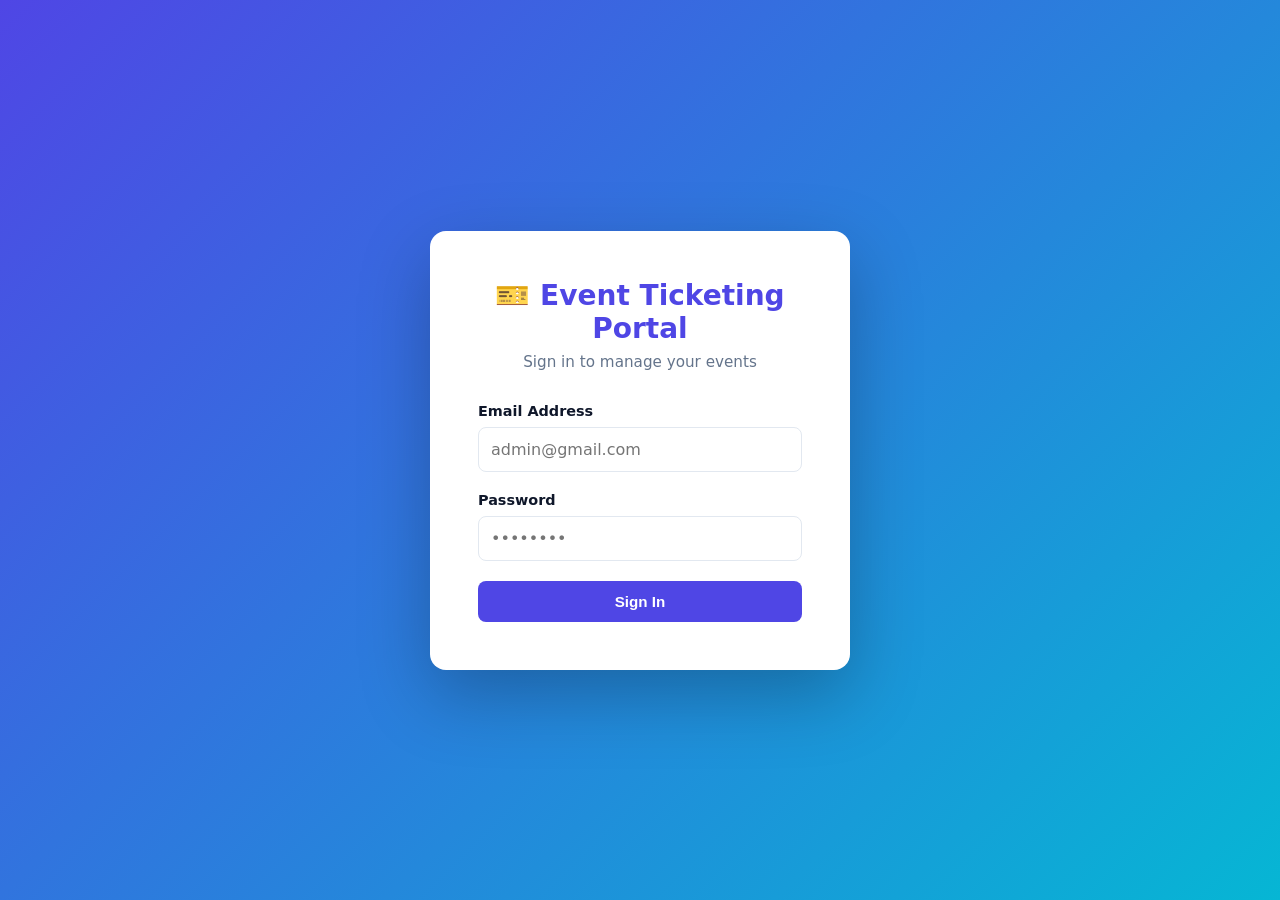
<file: index.html>
<!DOCTYPE html>
<html lang="en">
<head>
  <meta charset="UTF-8">
  <title>Login · Event Ticketing Portal</title>
  <link rel="stylesheet" href="css/style.css">
</head>
<body>
  <div class="login-container">
    <div class="login-card">
      <h1>🎫 Event Ticketing Portal</h1>
      <p class="subtitle">Sign in to manage your events</p>
      <form id="loginForm">
        <div class="form-group">
          <label>Email Address</label>
          <input type="email" id="email" required placeholder="admin@gmail.com" autocomplete="email">
        </div>
        <div class="form-group">
          <label>Password</label>
          <input type="password" id="password" required placeholder="••••••••" autocomplete="current-password">
        </div>
        <button type="submit" class="btn-primary btn-full" id="loginBtn">Sign In</button>
        <p id="errorMsg" class="error-msg hidden"></p>
      </form>
    </div>
  </div>

  <script src="js/api.js"></script>
  <script>
    if (getToken()) window.location.href = 'dashboard.html';

    document.getElementById('loginForm').addEventListener('submit', async (e) => {
      e.preventDefault();
      const btn = document.getElementById('loginBtn');
      const err = document.getElementById('errorMsg');
      btn.disabled = true;
      btn.textContent = 'Signing in...';
      err.classList.add('hidden');

      try {
        await login(
          document.getElementById('email').value.trim(),
          document.getElementById('password').value
        );
        window.location.href = 'dashboard.html';
      } catch (e) {
        err.textContent = e.message || 'Login failed';
        err.classList.remove('hidden');
        btn.disabled = false;
        btn.textContent = 'Sign In';
      }
    });
  </script>
</body>
</html>
</file>
<file: css/style.css>
:root {
  --bg: #f8fafc;
  --surface: #ffffff;
  --primary: #4f46e5;
  --primary-hover: #4338ca;
  --accent: #06b6d4;
  --text: #0f172a;
  --muted: #64748b;
  --border: #e2e8f0;
  --danger: #dc2626;
  --danger-hover: #b91c1c;
  --success: #16a34a;
  --warning: #d97706;
}

* { box-sizing: border-box; margin: 0; padding: 0; }

body {
  font-family: 'Segoe UI', system-ui, -apple-system, sans-serif;
  background: var(--bg);
  color: var(--text);
  min-height: 100vh;
}

.login-container {
  display: flex;
  align-items: center;
  justify-content: center;
  min-height: 100vh;
  background: linear-gradient(135deg, #4f46e5 0%, #06b6d4 100%);
}

.login-card {
  background: var(--surface);
  padding: 3rem;
  border-radius: 16px;
  width: 100%;
  max-width: 420px;
  box-shadow: 0 25px 70px rgba(0,0,0,0.25);
}

.login-card h1 {
  color: var(--primary);
  margin-bottom: 0.5rem;
  text-align: center;
  font-size: 1.75rem;
}

.login-card p.subtitle {
  color: var(--muted);
  text-align: center;
  margin-bottom: 2rem;
  font-size: 0.95rem;
}

.form-group {
  margin-bottom: 1.25rem;
}

.form-group label {
  display: block;
  margin-bottom: 0.5rem;
  font-weight: 600;
  font-size: 0.9rem;
}

.form-group input,
.form-group select,
.form-group textarea {
  width: 100%;
  padding: 0.75rem;
  border: 1px solid var(--border);
  border-radius: 8px;
  font-size: 1rem;
  font-family: inherit;
  background: var(--surface);
  color: var(--text);
}

.form-group input:focus,
.form-group select:focus,
.form-group textarea:focus {
  outline: none;
  border-color: var(--primary);
  box-shadow: 0 0 0 3px rgba(79, 70, 229, 0.15);
}

.btn-primary {
  background: var(--primary);
  color: #fff;
  border: none;
  padding: 0.75rem 1.5rem;
  border-radius: 8px;
  font-weight: 600;
  cursor: pointer;
  font-size: 0.95rem;
  transition: background 0.2s;
}

.btn-primary:hover { background: var(--primary-hover); }
.btn-primary:disabled { opacity: 0.6; cursor: not-allowed; }
.btn-full { width: 100%; }

.btn-secondary {
  background: transparent;
  color: var(--muted);
  border: 1px solid var(--border);
  padding: 0.75rem 1.5rem;
  border-radius: 8px;
  font-weight: 600;
  text-decoration: none;
  cursor: pointer;
  display: inline-block;
  text-align: center;
  font-size: 0.95rem;
}

.btn-secondary:hover { background: var(--bg); color: var(--text); }

.error-msg {
  color: var(--danger);
  margin-top: 1rem;
  font-size: 0.9rem;
  text-align: center;
  padding: 0.5rem;
  background: #fef2f2;
  border-radius: 6px;
}

.app { display: flex; min-height: 100vh; }

.sidebar {
  width: 260px;
  background: var(--surface);
  border-right: 1px solid var(--border);
  padding: 1.5rem;
  display: flex;
  flex-direction: column;
}

.brand {
  font-weight: 800;
  color: var(--primary);
  font-size: 1.15rem;
  margin-bottom: 2rem;
  padding-bottom: 1rem;
  border-bottom: 1px solid var(--border);
}

.sidebar nav a {
  display: block;
  padding: 0.75rem 1rem;
  border-radius: 8px;
  color: var(--muted);
  text-decoration: none;
  font-weight: 500;
  margin-bottom: 0.25rem;
  transition: 0.15s;
  font-size: 0.95rem;
}

.sidebar nav a:hover,
.sidebar nav a.active {
  background: #eef2ff;
  color: var(--primary);
}

.user-box {
  margin-top: auto;
  padding: 0.75rem;
  background: var(--bg);
  border-radius: 8px;
  margin-bottom: 0.75rem;
}

.user-name { font-weight: 600; font-size: 0.9rem; }
.user-role {
  font-size: 0.75rem;
  color: var(--muted);
  text-transform: uppercase;
  letter-spacing: 0.5px;
  margin-top: 2px;
}

.logout-btn {
  background: transparent;
  border: 1px solid var(--border);
  color: var(--muted);
  padding: 0.75rem;
  border-radius: 8px;
  cursor: pointer;
  font-weight: 600;
  font-family: inherit;
}

.logout-btn:hover { background: #fee2e2; color: var(--danger); border-color: #fecaca; }

.main-content {
  flex: 1;
  padding: 2rem;
  overflow-y: auto;
}

.page-header {
  display: flex;
  justify-content: space-between;
  align-items: center;
  margin-bottom: 1.5rem;
  padding-bottom: 1rem;
  border-bottom: 1px solid var(--border);
}

.page-header h1 { font-size: 1.6rem; color: var(--text); }

.stats-grid {
  display: grid;
  grid-template-columns: repeat(auto-fit, minmax(200px, 1fr));
  gap: 1.5rem;
  margin-bottom: 2rem;
}

.stat-card {
  background: var(--surface);
  padding: 1.5rem;
  border-radius: 12px;
  box-shadow: 0 1px 3px rgba(0,0,0,0.06);
  border-left: 4px solid var(--primary);
}

.stat-card h3 {
  font-size: 0.8rem;
  color: var(--muted);
  text-transform: uppercase;
  margin-bottom: 0.5rem;
  letter-spacing: 0.5px;
}

.stat-card p {
  font-size: 2rem;
  font-weight: 700;
  color: var(--text);
}

.table {
  width: 100%;
  background: var(--surface);
  border-radius: 12px;
  overflow: hidden;
  border-collapse: collapse;
  box-shadow: 0 1px 3px rgba(0,0,0,0.06);
}

.table th {
  background: #f1f5f9;
  text-align: left;
  padding: 0.9rem 1rem;
  font-size: 0.75rem;
  text-transform: uppercase;
  color: var(--muted);
  letter-spacing: 0.5px;
  font-weight: 700;
}

.table td {
  padding: 0.9rem 1rem;
  border-top: 1px solid var(--border);
  font-size: 0.9rem;
}

.table tr:hover { background: #f8fafc; }

.toolbar {
  display: flex;
  gap: 0.75rem;
  margin-bottom: 1rem;
  flex-wrap: wrap;
}

.toolbar input,
.toolbar select {
  padding: 0.6rem 0.9rem;
  border: 1px solid var(--border);
  border-radius: 8px;
  background: var(--surface);
  font-size: 0.9rem;
  font-family: inherit;
}

.toolbar input { flex: 1; min-width: 200px; }
.toolbar input:focus, .toolbar select:focus {
  outline: none; border-color: var(--primary);
}

.badge {
  padding: 0.25rem 0.7rem;
  border-radius: 20px;
  font-size: 0.7rem;
  font-weight: 700;
  text-transform: uppercase;
  letter-spacing: 0.3px;
}
.badge.upcoming  { background: #dbeafe; color: #1e40af; }
.badge.ongoing   { background: #fef3c7; color: #92400e; }
.badge.completed { background: #d1fae5; color: #065f46; }
.badge.cancelled { background: #fee2e2; color: #991b1b; }
.badge.available   { background: #d1fae5; color: #065f46; }
.badge.unavailable { background: #fee2e2; color: #991b1b; }
.badge.pending   { background: #fef3c7; color: #92400e; }
.badge.confirmed { background: #d1fae5; color: #065f46; }
.badge.active    { background: #d1fae5; color: #065f46; }
.badge.inactive  { background: #f1f5f9; color: #64748b; }
.badge.admin     { background: #ede9fe; color: #5b21b6; }
.badge.staff     { background: #cffafe; color: #155e75; }
.badge.customer  { background: #fef9c3; color: #854d0e; }

.btn-sm {
  padding: 0.35rem 0.7rem;
  font-size: 0.78rem;
  background: var(--primary);
  color: #fff;
  border: none;
  border-radius: 6px;
  cursor: pointer;
  margin-right: 0.25rem;
  font-weight: 600;
}
.btn-sm:hover { background: var(--primary-hover); }
.btn-sm.btn-danger { background: var(--danger); }
.btn-sm.btn-danger:hover { background: var(--danger-hover); }
.btn-sm.btn-success { background: var(--success); }

.form-card {
  background: var(--surface);
  padding: 2rem;
  border-radius: 12px;
  border: 1px solid var(--border);
  max-width: 900px;
  box-shadow: 0 1px 3px rgba(0,0,0,0.06);
}

.form-row {
  display: grid;
  grid-template-columns: 1fr 1fr;
  gap: 1.25rem;
}

.form-actions {
  display: flex;
  gap: 1rem;
  margin-top: 1rem;
  padding-top: 1.5rem;
  border-top: 1px solid var(--border);
}

.muted { color: var(--muted); font-size: 0.85rem; }
.center { text-align: center; padding: 2rem; }
.hidden { display: none !important; }

@media (max-width: 768px) {
  .app { flex-direction: column; }
  .sidebar { width: 100%; }
  .form-row { grid-template-columns: 1fr; }
}
</file>
